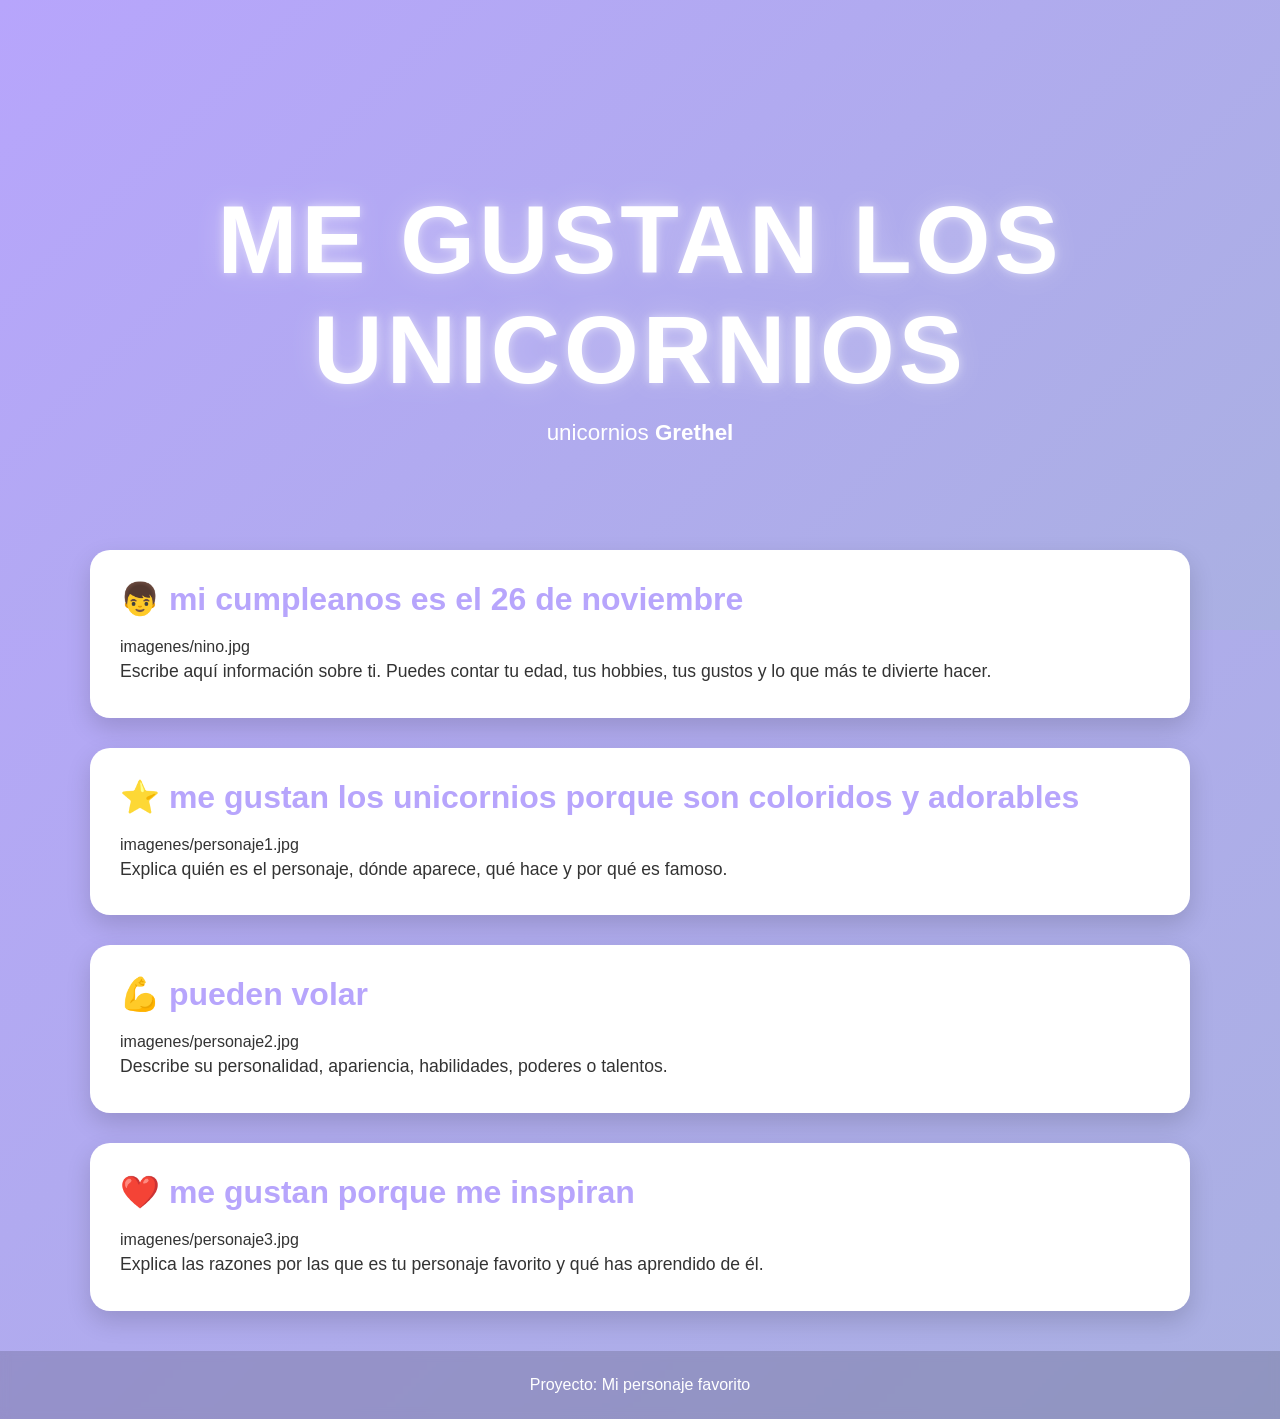
<file: docs/personajeFavorito/index.html>
<!DOCTYPE html>
<html lang="es">

<head>
    <meta charset="UTF-8">
    <meta name="viewport" content="width=device-width, initial-scale=1.0">
    <title>[Nombre del Personaje]</title>
    <link rel="stylesheet" href="style.css">
</head>

<body>

    <header class="hero">
        <div class="hero-content">
            <h1>me gustan los unicornios</h1>
            <p>unicornios <strong>Grethel</strong></p>
        </div>
    </header>

    <main>

        <section class="card">
            <h2>👦 mi cumpleanos es el 26 de noviembre</h2>
            imagenes/nino.jpg

            <p>
                Escribe aquí información sobre ti.
                Puedes contar tu edad, tus hobbies,
                tus gustos y lo que más te divierte hacer.
            </p>
        </section>

        <section class="card">
            <h2>⭐ me gustan los unicornios porque son coloridos y adorables</h2>
            imagenes/personaje1.jpg

            <p>
                Explica quién es el personaje, dónde aparece,
                qué hace y por qué es famoso.
            </p>
        </section>

        <section class="card">
            <h2>💪 pueden volar </h2>
            imagenes/personaje2.jpg

            <p>
                Describe su personalidad, apariencia,
                habilidades, poderes o talentos.
            </p>
        </section>

        <section class="card">
            <h2>❤️ me gustan porque me inspiran</h2>
            imagenes/personaje3.jpg

            <p>
                Explica las razones por las que es tu personaje favorito
                y qué has aprendido de él.
            </p>
        </section>

    </main>

    <footer>
        <p>Proyecto: Mi personaje favorito</p>
    </footer>

</body>

</html>
</file>
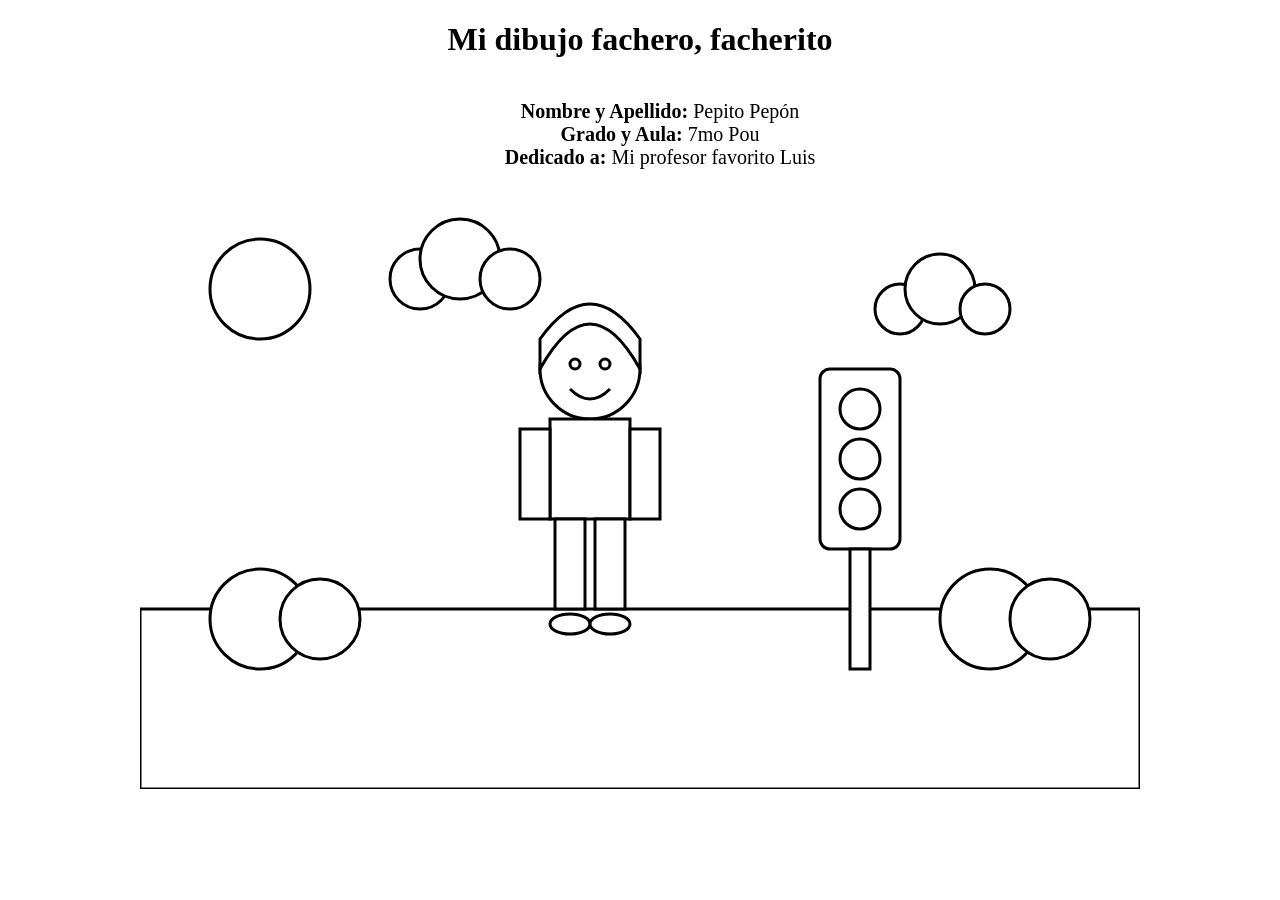
<file: docs/semaforoRGB/index.html>
<!DOCTYPE html>
<html lang="es">
<head>
    <meta charset="UTF-8">
    <title>Dibujo para colorear</title>
    <link rel="stylesheet" href="estilos.css">
</head>
<body>
<h1>Mi dibujo fachero, facherito</h1>
<ul>
  <li><strong>Nombre y Apellido:</strong> Pepito Pepón</li>
  <li><strong>Grado y Aula:</strong> 7mo Pou</li>
  <li><strong>Dedicado a:</strong> Mi profesor favorito Luis</li>
</ul>
<svg viewBox="0 0 1000 600" class="dibujo cielo">

    <!-- Sol -->
    <circle class="sol" cx="120" cy="100" r="50"/>

    <!-- Nubes -->
    <g class="nube">
        <circle class="nube-cuerpo" cx="280" cy="90" r="30"/>
        <circle class="nube-cuerpo" cx="320" cy="70" r="40"/>
        <circle class="nube-cuerpo" cx="370" cy="90" r="30"/>
    </g>

    <g class="nube">
        <circle class="nube-cuerpo" cx="760" cy="120" r="25"/>
        <circle class="nube-cuerpo" cx="800" cy="100" r="35"/>
        <circle class="nube-cuerpo" cx="845" cy="120" r="25"/>
    </g>

    <!-- Césped -->
    <rect class="cesped" x="0" y="420" width="1000" height="180"/>

    <!-- Arbustos -->
    <circle class="arbusto" cx="120" cy="430" r="50"/>
    <circle class="arbusto" cx="180" cy="430" r="40"/>

    <circle class="arbusto" cx="850" cy="430" r="50"/>
    <circle class="arbusto" cx="910" cy="430" r="40"/>

    <!-- Semáforo -->
    <g class="semaforo">

        <rect class="cuerpo-semaforo"
              x="680"
              y="180"
              width="80"
              height="180"
              rx="10"/>

        <circle class="luz-roja"
                cx="720"
                cy="220"
                r="20"/>

        <circle class="luz-amarilla"
                cx="720"
                cy="270"
                r="20"/>

        <circle class="luz-verde"
                cx="720"
                cy="320"
                r="20"/>

        <rect class="palo-semaforo"
              x="710"
              y="360"
              width="20"
              height="120"/>

    </g>

    <!-- Persona -->

    <!-- Cabeza -->
    <circle class="piel"
            cx="450"
            cy="180"
            r="50"/>

    <!-- Cabello -->
    <path class="cabello"
          d="M400 180
             Q450 90 500 180
             L500 150
             Q450 80 400 150 Z"/>

    <!-- Ojos -->
    <circle class="ojo"
            cx="435"
            cy="175"
            r="5"/>

    <circle class="ojo"
            cx="465"
            cy="175"
            r="5"/>

    <!-- Sonrisa -->
    <path class="boca"
          d="M430 200 Q450 220 470 200"/>

    <!-- Polo -->
    <rect class="polo"
          x="410"
          y="230"
          width="80"
          height="100"/>

    <!-- Brazos -->
    <rect class="piel"
          x="380"
          y="240"
          width="30"
          height="90"/>

    <rect class="piel"
          x="490"
          y="240"
          width="30"
          height="90"/>

    <!-- Pantalón -->
    <rect class="pantalon"
          x="415"
          y="330"
          width="30"
          height="90"/>

    <rect class="pantalon"
          x="455"
          y="330"
          width="30"
          height="90"/>

    <!-- Zapatos -->
    <ellipse class="zapato"
             cx="430"
             cy="435"
             rx="20"
             ry="10"/>

    <ellipse class="zapato"
             cx="470"
             cy="435"
             rx="20"
             ry="10"/>

</svg>

</body>
</html>
</file>
<file: docs/personajeFavorito/style.css>
/*======================================
  PALETA DE COLORES
======================================*/
:root {
    --color-primario: #b7a5fc;
    --color-secundario: #aab0e2;
}

/*======================================
  CONFIGURACIÓN GENERAL
======================================*/
* {
    margin: 0;
    padding: 0;
    box-sizing: border-box;
}

body {
    font-family: "Segoe UI", Arial, sans-serif;

    background: linear-gradient(
        135deg,
        var(--color-primario),
        var(--color-secundario)
    );

    min-height: 100vh;
    color: #333;
}

/*======================================
  HERO
======================================*/
.hero {
    height: 70vh;

    display: flex;
    justify-content: center;
    align-items: center;

    text-align: center;

    background: linear-gradient(
        135deg,
        var(--color-primario),
        var(--color-secundario)
    );

    color: white;
}

.hero-content {
    animation: aparecer 1.5s ease;
}

.hero h1 {
    font-size: clamp(3rem, 8vw, 6rem);
    letter-spacing: 4px;
    text-transform: uppercase;

    text-shadow:
        0 0 10px rgba(255,255,255,.5),
        0 0 30px rgba(255,255,255,.3);

    animation: flotar 3s ease-in-out infinite;
}

.hero p {
    font-size: 1.4rem;
    margin-top: 15px;
}

/*======================================
  CONTENEDOR
======================================*/
main {
    width: 90%;
    max-width: 1100px;

    margin: -80px auto 40px;
}

/*======================================
  TARJETAS
======================================*/
.card {
    background: white;

    margin-bottom: 30px;
    padding: 30px;

    border-radius: 20px;

    box-shadow: 0 10px 25px rgba(0,0,0,.15);

    transition: .3s;
}

.card:hover {
    transform: translateY(-8px);
}

.card h2 {
    color: var(--color-primario);
    margin-bottom: 20px;
    font-size: 2rem;
}

.card img {
    width: 100%;
    max-width: 450px;

    display: block;
    margin: 20px auto;

    border-radius: 15px;

    transition: .4s;
}

.card img:hover {
    transform: scale(1.05);
}

.card p {
    font-size: 1.1rem;
    line-height: 1.8;
}

/*======================================
  FOOTER
======================================*/
footer {
    text-align: center;

    padding: 25px;

    color: white;

    background: rgba(0,0,0,.15);

    backdrop-filter: blur(5px);
}

/*======================================
  ANIMACIONES
======================================*/
@keyframes aparecer {
    from {
        opacity: 0;
        transform: translateY(40px);
    }

    to {
        opacity: 1;
        transform: translateY(0);
    }
}

@keyframes flotar {
    0% {
        transform: translateY(0);
    }

    50% {
        transform: translateY(-10px);
    }

    100% {
        transform: translateY(0);
    }
}

/*======================================
  RESPONSIVE
======================================*/
@media (max-width: 768px) {

    .hero {
        height: 55vh;
    }

    .hero p {
        font-size: 1rem;
    }

    .card {
        padding: 20px;
    }

    .card h2 {
        font-size: 1.5rem;
    }
}
</file>
<file: docs/semaforoRGB/estilos.css>
body{
    margin:0;
    display:flex;
    justify-content:center;
    background:white;
    flex-direction: column;
    align-items: center;

}
h1 {
  text-align: center;
}
ul {
  list-style-type: none;
  display: flex;
  flex-direction: column;
  align-items: center;
  font-size: 20px;
}
.dibujo{
    width:1000px;
}

.cielo,
.sol,
.nube-cuerpo,
.cesped,
.arbusto,
.cuerpo-semaforo,
.luz-roja,
.luz-amarilla,
.luz-verde,
.palo-semaforo,
.piel,
.cabello,
.ojo,
.polo,
.pantalon,
.zapato{
    fill:white;
    stroke:black;
    stroke-width:3;
}
</file>
